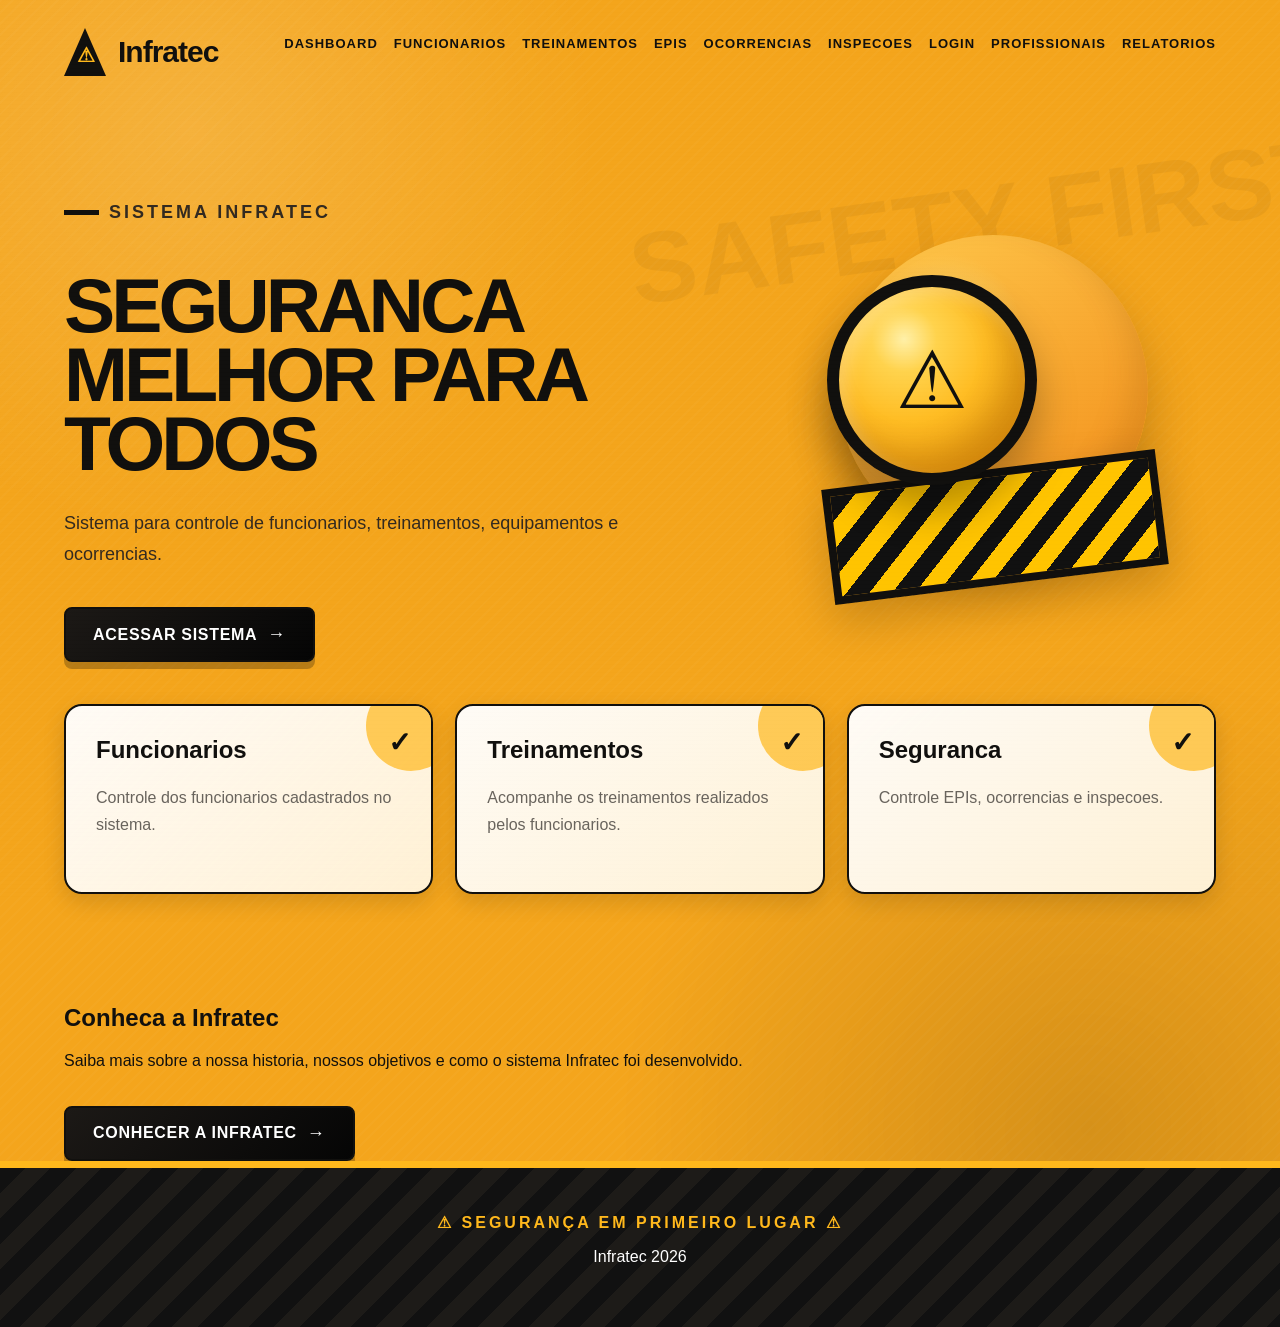
<file: aaaa/front_end/index.html>
<!DOCTYPE html>
<html lang="pt-br">
<head>
    <meta charset="UTF-8">
    <meta name="viewport" content="width=device-width, initial-scale=1.0">
    <title>Infratec</title>
    <link rel="stylesheet" href="style.css">
</head>
<body>

    <header>
        <div class="logo">
            Infratec
        </div>

        <nav>
            <a href="dashboard.html">Dashboard</a>
            <a href="funcionarios.html">Funcionarios</a>
            <a href="treinamentos.html">Treinamentos</a>
            <a href="epis.html">EPIs</a>
            <a href="ocorrencias.html">Ocorrencias</a>
            <a href="inspecoes.html">Inspecoes</a>
            <a href="login.html">login</a>
            <a href="profissionais.html">profissionais</a>
            <a href="relatorios.html">relatorios</a>
        </nav>
    </header>

    <main class="home">

        <section class="hero">

            <div class="hero_text">

                <p class="small_title">
                    SISTEMA INFRATEC
                </p>

                <h1>
                    Seguranca melhor
                    para todos
                </h1>

                <p>
                    Sistema para controle de funcionarios,
                    treinamentos, equipamentos e ocorrencias.
                </p>

                <a href="dashboard.html" class="button">
                    Acessar sistema
                </a>

            </div>

            <div class="hero_shape">
                <div class="circle"></div>
                <div class="line"></div>
            </div>

        </section>

        <section class="home_cards">

            <div class="home_card">
                <h2>Funcionarios</h2>
                <p>
                    Controle dos funcionarios cadastrados
                    no sistema.
                </p>
            </div>

            <div class="home_card">
                <h2>Treinamentos</h2>
                <p>
                    Acompanhe os treinamentos realizados
                    pelos funcionarios.
                </p>
            </div>

            <div class="home_card">
                <h2>Seguranca</h2>
                <p>
                    Controle EPIs, ocorrencias e inspecoes.
                </p>
            </div>

        </section>

        <!-- BOTAO SOBRE A INFRATEC -->
        <section class="sobre_inicio">

            <h2>Conheca a Infratec</h2>

            <p>
                Saiba mais sobre a nossa historia, nossos objetivos
                e como o sistema Infratec foi desenvolvido.
            </p>

            <a href="sobre.html" class="button">
                Conhecer a Infratec
            </a>

        </section>

    </main>

    <footer>
        <p>Infratec 2026</p>
    </footer>

</body>
</html>
</file>
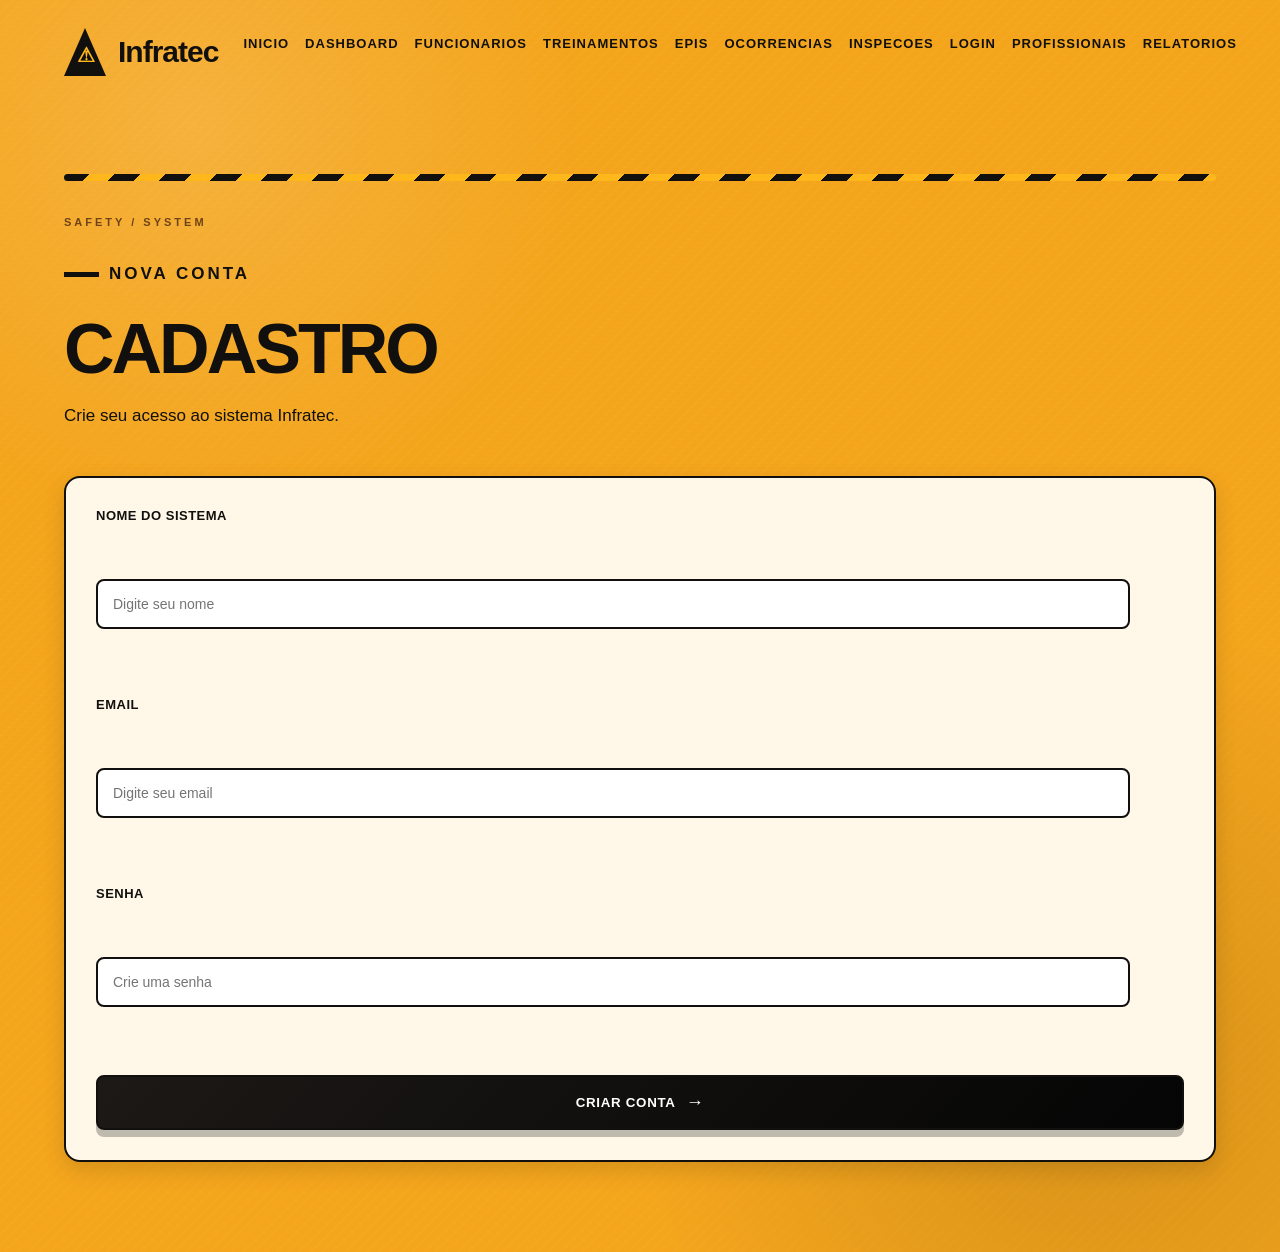
<file: aaaa/front_end/cadastro.html>
<!DOCTYPE html>
<html lang="en">
<head>
    <meta charset="UTF-8">
    <meta name="viewport" content="width=device-width, initial-scale=1.0">
    <title>Cadastro</title>
    <link rel="stylesheet" href="style.css">
</head>
<body>

    <header>

        <div class="logo">
            Infratec
        </div>

        <nav>
            <a href="index.html">Inicio</a>
            <a href="dashboard.html">Dashboard</a>
            <a href="funcionarios.html">Funcionarios</a>
            <a href="treinamentos.html">Treinamentos</a>
            <a href="epis.html">EPIs</a>
            <a href="ocorrencias.html">Ocorrencias</a>
            <a href="inspecoes.html">Inspecoes</a>
            <a href="login.html">login</a>
            <a href="profissionais.html">profissionais</a>
            <a href="relatorios.html">relatorios</a>
        </nav>

    </header>

    <main class="page">

        <section class="page_header">

            <p class="small_title">
                NOVA CONTA
            </p>

            <h1>
                Cadastro
            </h1>

            <p>
                Crie seu acesso ao sistema Infratec.
            </p>

        </section>

        <section class="table_box">

            <form action="/cadastro.html" method="POST">
                <label>Nome do sistema</label>
                <br>
                <input 
                    type="text" 
                    name="nome_sistema" 
                    placeholder="Digite seu nome" 
                    style="width: 95%; padding: 15px; margin-top: 8px; margin-bottom: 20px;" 
                    required>
            
                <br>
            
                <label>Email</label>
                <br>
                <input 
                    type="email" 
                    name="email" 
                    placeholder="Digite seu email" 
                    style="width: 95%; padding: 15px; margin-top: 8px; margin-bottom: 20px;" 
                    required>
            
                <br>
            
                <label>Senha</label>
                <br>
                <input 
                    type="password" 
                    name="senha" 
                    placeholder="Crie uma senha" 
                    style="width: 95%; padding: 15px; margin-top: 8px;" 
                    required>
            
                <br>
            
                <button type="submit" class="button">
                    Criar conta
                </button>
            </form>
            
        </section>

    </main>
    
</body>
</html>
</file>
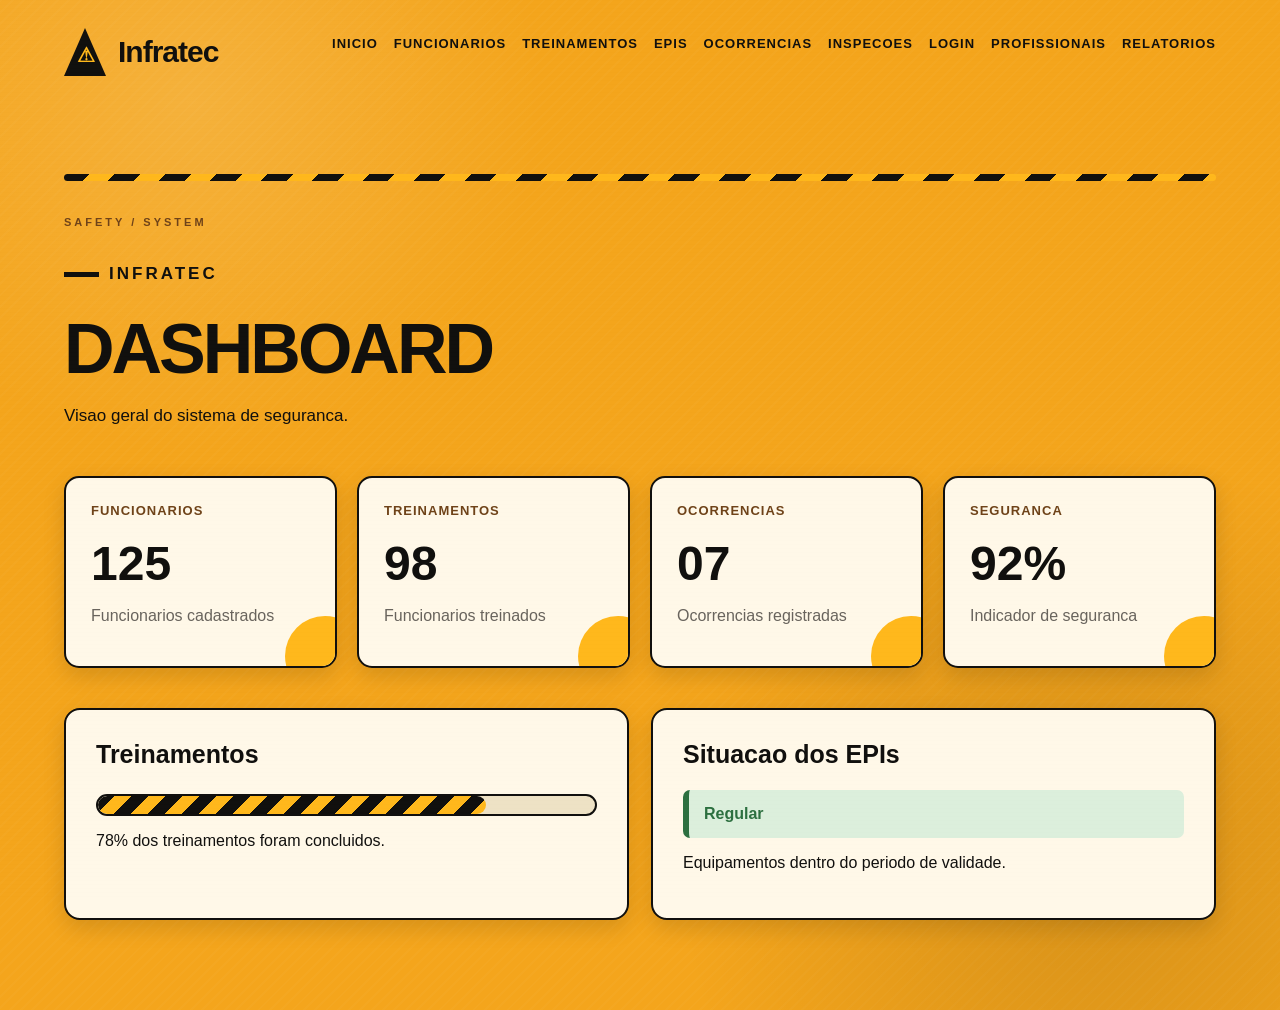
<file: aaaa/front_end/dashboard.html>
<!DOCTYPE html>
<html lang="en">
<head>
    <meta charset="UTF-8">
    <meta name="viewport" content="width=device-width, initial-scale=1.0">
    <title>Dashboard</title>
    <link rel="stylesheet" href="style.css">
</head>
<body>

    <header>

        <div class="logo">
            Infratec
        </div>

        <nav>
            <a href="index.html">Inicio</a>
            <a href="funcionarios.html">Funcionarios</a>
            <a href="treinamentos.html">Treinamentos</a>
            <a href="epis.html">EPIs</a>
            <a href="ocorrencias.html">Ocorrencias</a>
            <a href="inspecoes.html">Inspecoes</a>
            <a href="login.html">login</a>
            <a href="profissionais.html">profissionais</a>
            <a href="relatorios.html">relatorios</a>
        </nav>

    </header>

    <main class="dashboard">

        <section class="page_header">

            <p class="small_title">
                INFRATEC
            </p>

            <h1>
                Dashboard
            </h1>

            <p>
                Visao geral do sistema de seguranca.
            </p>

        </section>

        <section class="dashboard_cards">

            <div class="dashboard_card">

                <span>
                    Funcionarios
                </span>

                <strong>
                    125
                </strong>

                <p>
                    Funcionarios cadastrados
                </p>

            </div>

            <div class="dashboard_card">

                <span>
                    Treinamentos
                </span>

                <strong>
                    98
                </strong>

                <p>
                    Funcionarios treinados
                </p>

            </div>

            <div class="dashboard_card">

                <span>
                    Ocorrencias
                </span>

                <strong>
                    07
                </strong>

                <p>
                    Ocorrencias registradas
                </p>

            </div>

            <div class="dashboard_card">

                <span>
                    Seguranca
                </span>

                <strong>
                    92%
                </strong>

                <p>
                    Indicador de seguranca
                </p>

            </div>

        </section>

        <section class="dashboard_content">

            <div class="content_box">

                <h2>
                    Treinamentos
                </h2>

                <div class="progress">

                    <div class="progress_bar"></div>

                </div>

                <p>
                    78% dos treinamentos foram concluidos.
                </p>

            </div>

            <div class="content_box">

                <h2>
                    Situacao dos EPIs
                </h2>

                <div class="status_box">
                    Regular
                </div>

                <p>
                    Equipamentos dentro do periodo de validade.
                </p>

            </div>

        </section>

    </main>
</body>
</html>
</file>
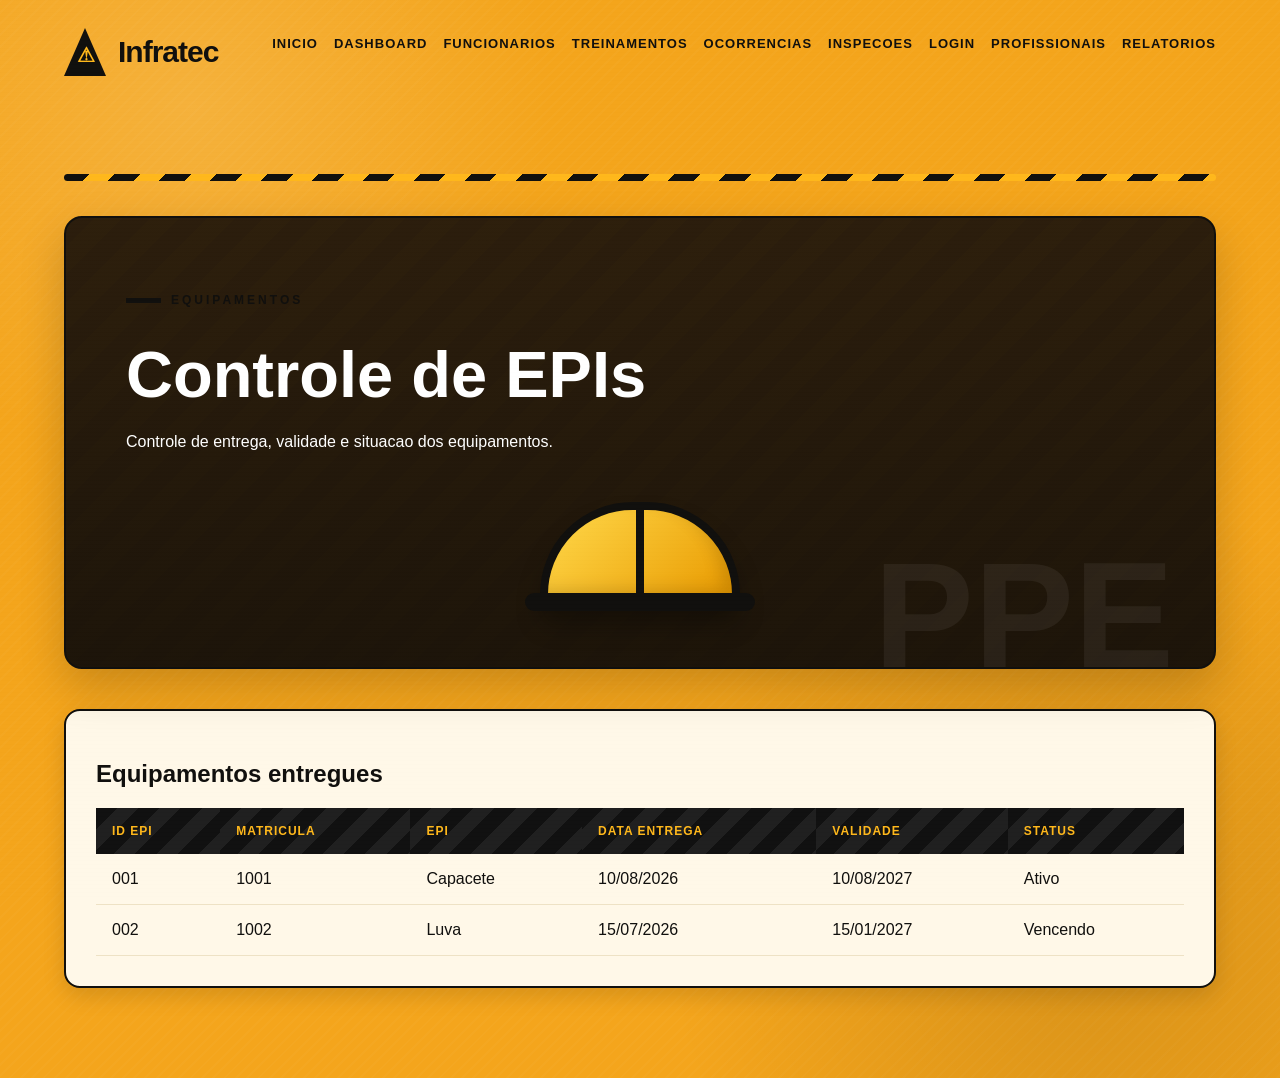
<file: aaaa/front_end/epis.html>
<!DOCTYPE html>
<html lang="en">
<head>
    <meta charset="UTF-8">
    <meta name="viewport" content="width=device-width, initial-scale=1.0">
    <title>EPIs</title>
    <link rel="stylesheet" href="style.css">
</head>
<body>

    <header>
        <div class="logo">
            Infratec
        </div>

        <nav>
            <a href="index.html">Inicio</a>
            <a href="dashboard.html">Dashboard</a>
            <a href="funcionarios.html">Funcionarios</a>
            <a href="treinamentos.html">Treinamentos</a>
            <a href="ocorrencias.html">Ocorrencias</a>
            <a href="inspecoes.html">Inspecoes</a>
            <a href="login.html">login</a>
            <a href="profissionais.html">profissionais</a>
            <a href="relatorios.html">relatorios</a>
        </nav>
    </header>

    <main class="epi_page">

        <section class="epi_header">

            <div>

                <p class="small_title">
                    EQUIPAMENTOS
                </p>

                <h1>
                    Controle de EPIs
                </h1>

                <p>
                    Controle de entrega, validade e
                    situacao dos equipamentos.
                </p>

            </div>

            <div class="epi_shape">
                <div class="helmet_shape"></div>
            </div>

        </section>

        <section class="table_box">

            <h2>
                Equipamentos entregues
            </h2>

            <table>

                <thead>
                    <tr>
                        <th>ID EPI</th>
                        <th>Matricula</th>
                        <th>EPI</th>
                        <th>Data entrega</th>
                        <th>Validade</th>
                        <th>Status</th>
                    </tr>
                </thead>

                <tbody>

                    <tr>
                        <td>001</td>
                        <td>1001</td>
                        <td>Capacete</td>
                        <td>10/08/2026</td>
                        <td>10/08/2027</td>
                        <td>Ativo</td>
                    </tr>

                    <tr>
                        <td>002</td>
                        <td>1002</td>
                        <td>Luva</td>
                        <td>15/07/2026</td>
                        <td>15/01/2027</td>
                        <td>Vencendo</td>
                    </tr>

                </tbody>

            </table>

        </section>

    </main>
</body>
</html>
</file>
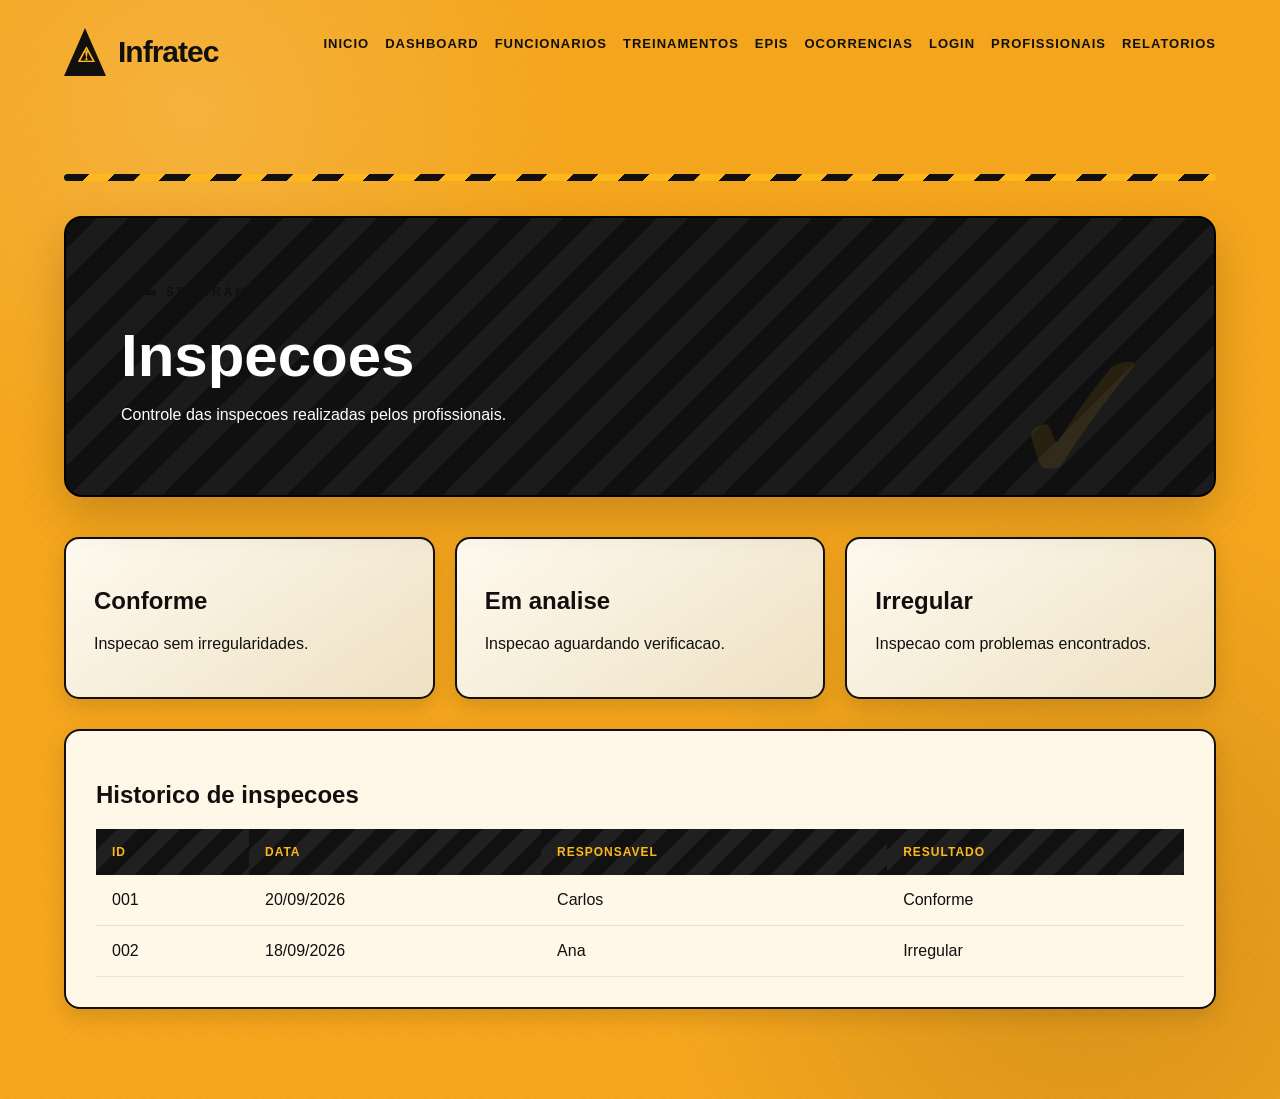
<file: aaaa/front_end/inspecoes.html>
<!DOCTYPE html>
<html lang="en">
<head>
    <meta charset="UTF-8">
    <meta name="viewport" content="width=device-width, initial-scale=1.0">
    <title>Inspecoes</title>
    <link rel="stylesheet" href="style.css">
</head>
<body>

    <header>
        <div class="logo">
            Infratec
        </div>

        <nav>
            <a href="index.html">Inicio</a>
            <a href="dashboard.html">Dashboard</a>
            <a href="funcionarios.html">Funcionarios</a>
            <a href="treinamentos.html">Treinamentos</a>
            <a href="epis.html">EPIs</a>
            <a href="ocorrencias.html">Ocorrencias</a>
            <a href="login.html">login</a>
            <a href="profissionais.html">profissionais</a>
            <a href="relatorios.html">relatorios</a>
        </nav>
    </header>

    <main class="inspection_page">

        <section class="inspection_title">

            <p class="small_title">
                SEGURANCA
            </p>

            <h1>
                Inspecoes
            </h1>

            <p>
                Controle das inspecoes realizadas
                pelos profissionais.
            </p>

        </section>

        <section class="inspection_cards">

            <div class="inspection_card">
                <h2>Conforme</h2>
                <p>
                    Inspecao sem irregularidades.
                </p>
            </div>

            <div class="inspection_card">
                <h2>Em analise</h2>
                <p>
                    Inspecao aguardando verificacao.
                </p>
            </div>

            <div class="inspection_card">
                <h2>Irregular</h2>
                <p>
                    Inspecao com problemas encontrados.
                </p>
            </div>

        </section>

        <section class="table_box">

            <h2>
                Historico de inspecoes
            </h2>

            <table>

                <thead>
                    <tr>
                        <th>ID</th>
                        <th>Data</th>
                        <th>Responsavel</th>
                        <th>Resultado</th>
                    </tr>
                </thead>

                <tbody>

                    <tr>
                        <td>001</td>
                        <td>20/09/2026</td>
                        <td>Carlos</td>
                        <td>Conforme</td>
                    </tr>

                    <tr>
                        <td>002</td>
                        <td>18/09/2026</td>
                        <td>Ana</td>
                        <td>Irregular</td>
                    </tr>

                </tbody>

            </table>

        </section>

    </main>
</body>
</html>
</file>
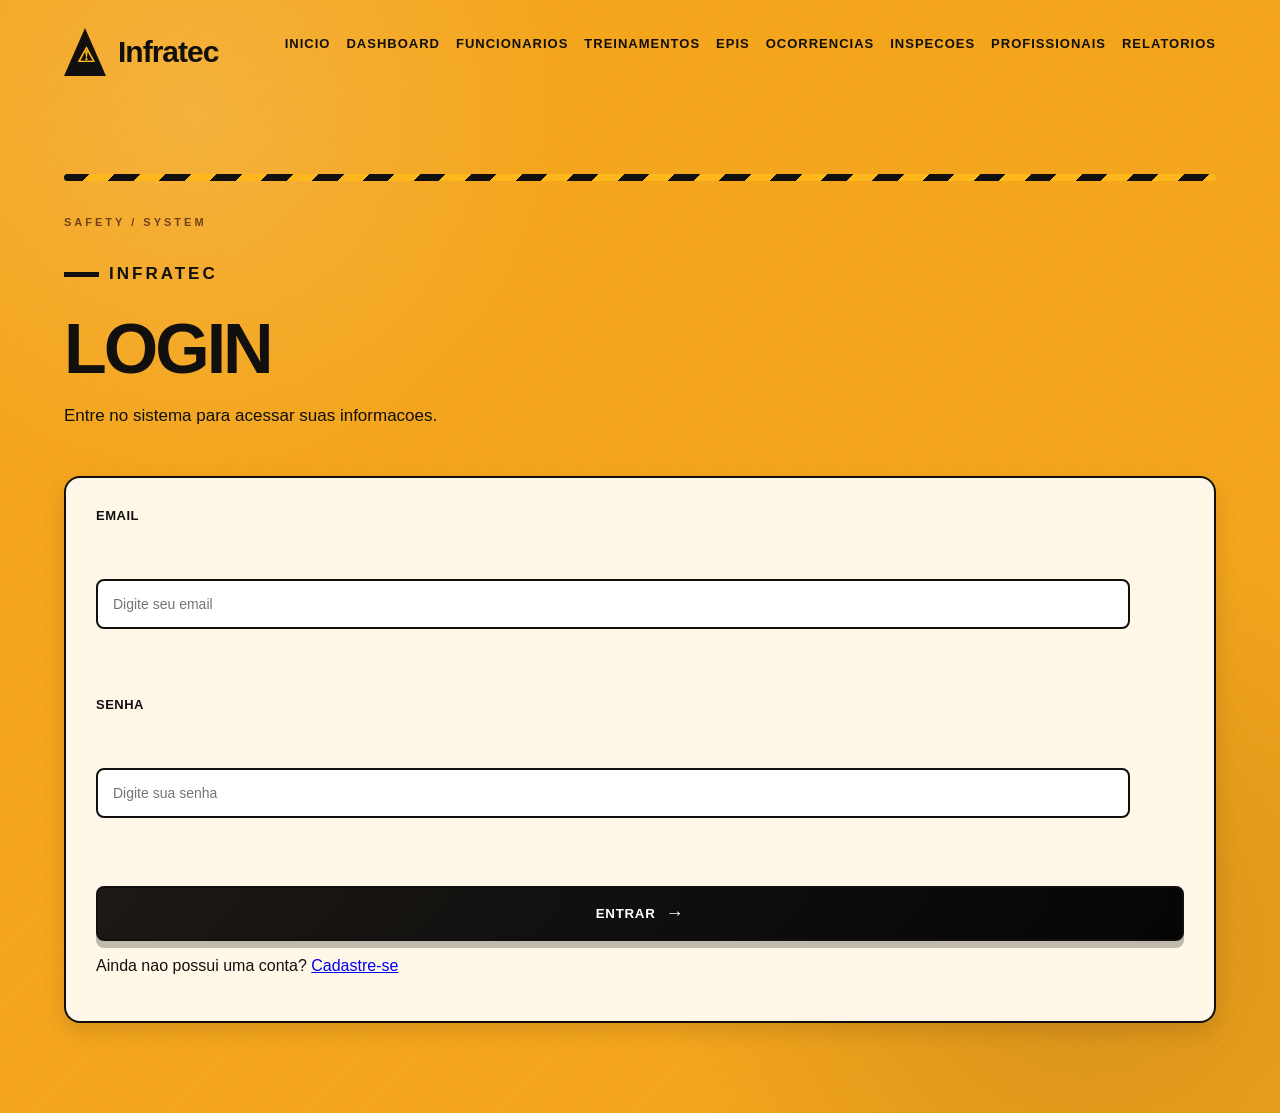
<file: aaaa/front_end/login.html>
<!DOCTYPE html>
<html lang="en">
<head>
    <meta charset="UTF-8">
    <meta name="viewport" content="width=device-width, initial-scale=1.0">
    <title>Login</title>
    <link rel="stylesheet" href="style.css">
</head>
<body>

    <header>

        <div class="logo">
            Infratec
        </div>

        <nav>
            <a href="index.html">Inicio</a>
            <a href="dashboard.html">Dashboard</a>
            <a href="funcionarios.html">Funcionarios</a>
            <a href="treinamentos.html">Treinamentos</a>
            <a href="epis.html">EPIs</a>
            <a href="ocorrencias.html">Ocorrencias</a>
            <a href="inspecoes.html">Inspecoes</a>
            <a href="profissionais.html">profissionais</a>
            <a href="relatorios.html">relatorios</a>
        </nav>

    </header>

    <main class="page">

        <section class="page_header">

            <p class="small_title">
                INFRATEC
            </p>

            <h1>
                Login
            </h1>

            <p>
                Entre no sistema para acessar
                suas informacoes.
            </p>

        </section>

        <section class="table_box">

            <form action="/login.html" method="POST">
                <label>Email</label>
                <br>
                <input 
                    type="email" 
                    name="email" 
                    placeholder="Digite seu email" 
                    style="width: 95%; padding: 15px; margin-top: 8px; margin-bottom: 20px;" 
                    required>
            
                <br>
            
                <label>Senha</label>
                <br>
                <input 
                    type="password" 
                    name="senha" 
                    placeholder="Digite sua senha" 
                    style="width: 95%; padding: 15px; margin-top: 8px;" 
                    required>
            
                <br>
            
                <button type="submit" class="button">
                    Entrar
                </button>
            </form>
            
            <p>
                Ainda nao possui uma conta?
                <a href="cadastro.html">
                    Cadastre-se
                </a>
            </p>

        </section>
    
    </main>
</body>
</html>
</file>
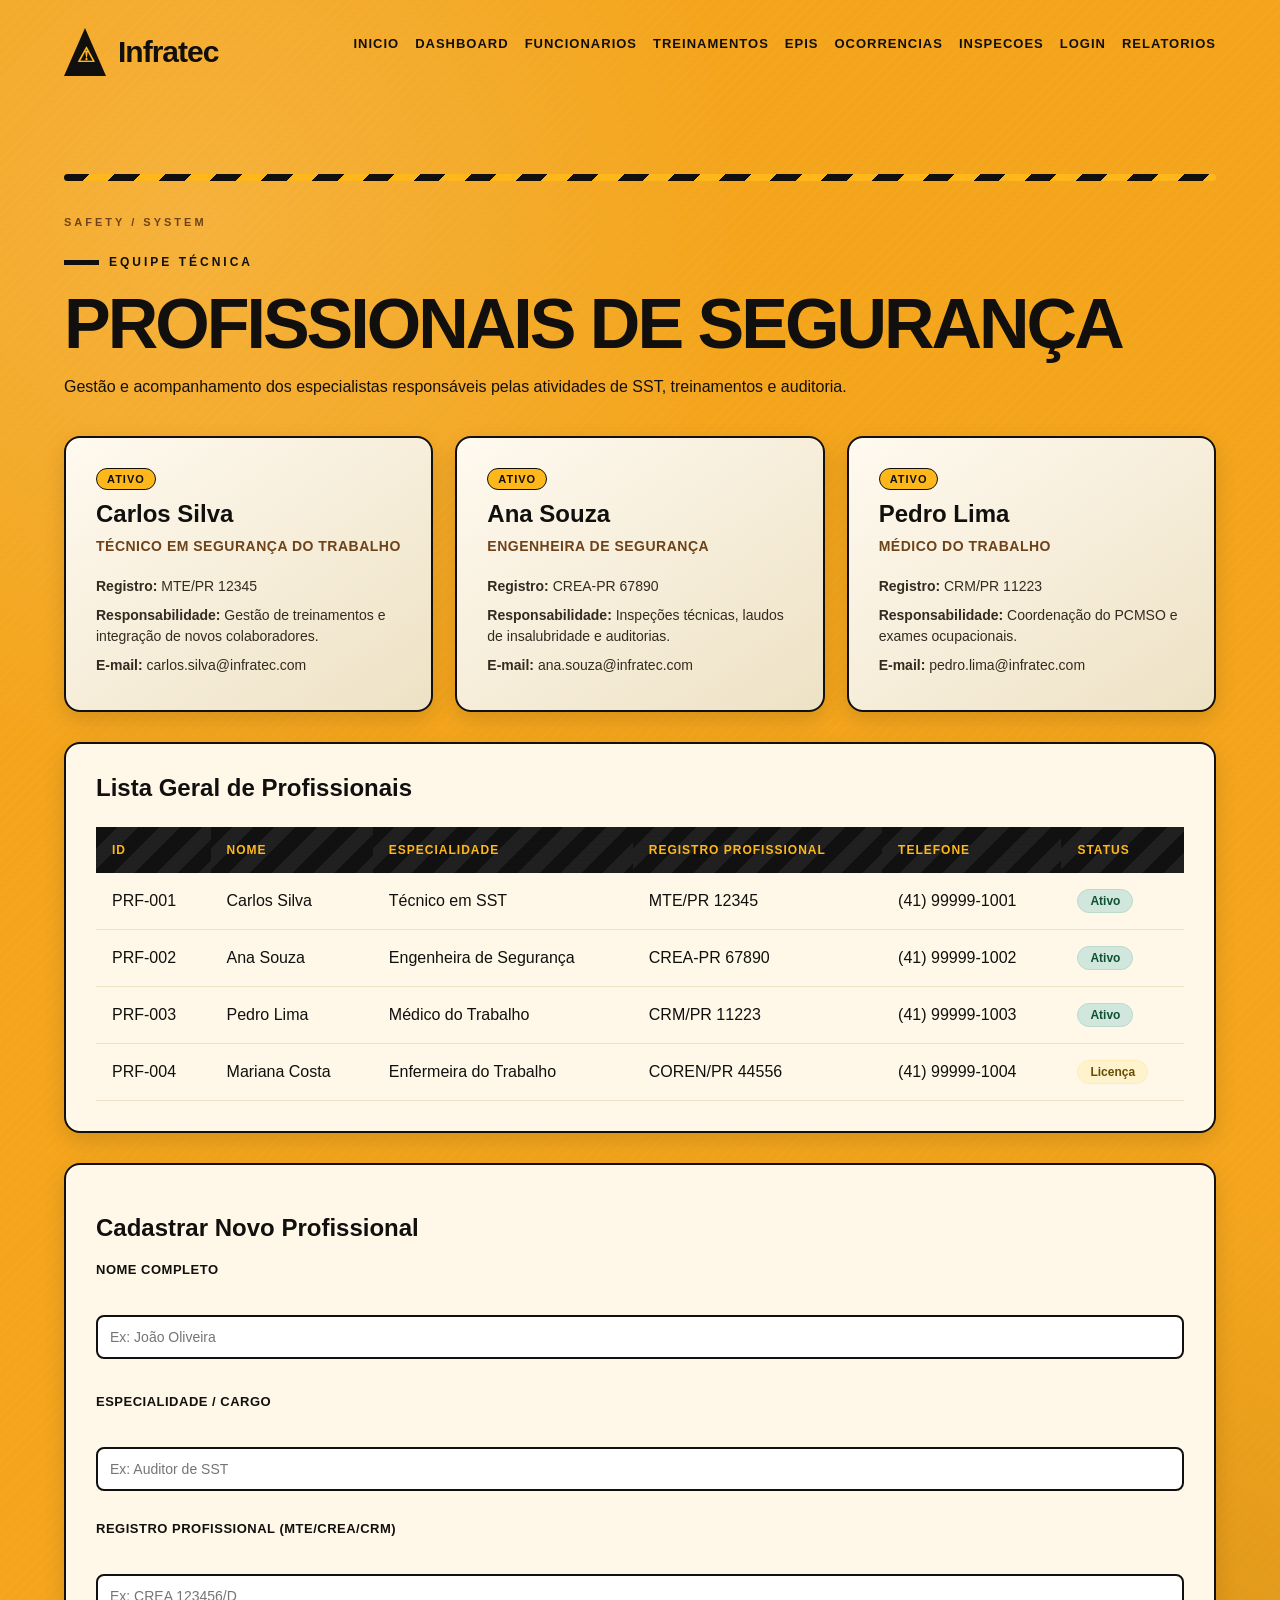
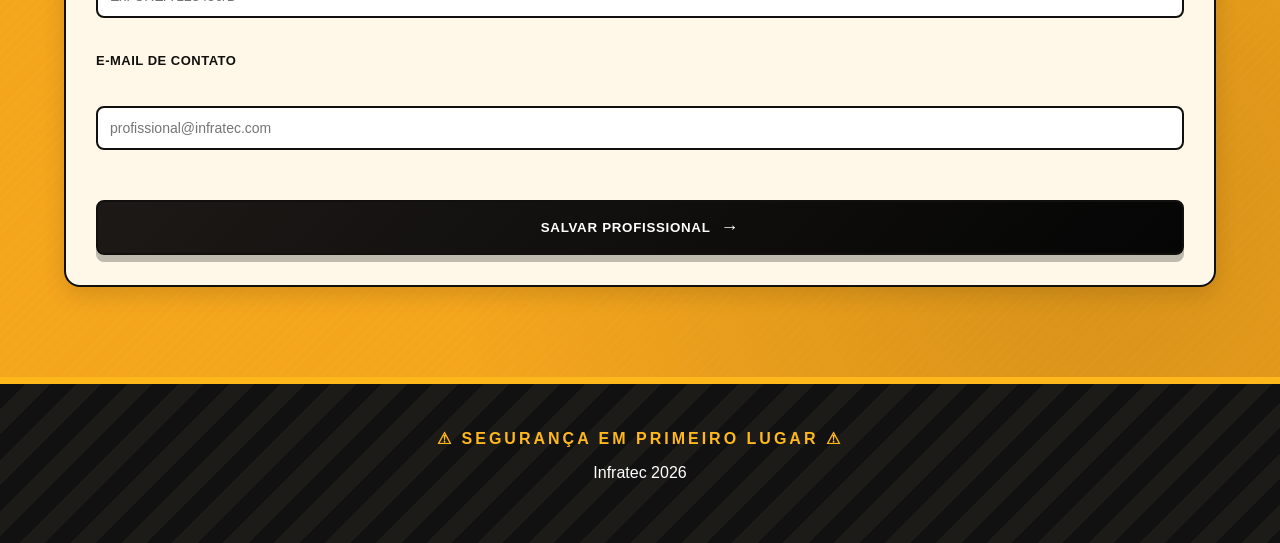
<file: aaaa/front_end/profissionais.html>
<!DOCTYPE html>
<html lang="pt-br">
<head>
    <meta charset="UTF-8">
    <meta name="viewport" content="width=device-width, initial-scale=1.0">
    <title>Profissionais - Infratec</title>
    <link rel="stylesheet" href="style.css">
</head>
<body>

    <header>
        <div class="logo">
            Infratec
        </div>

        <nav>
            <a href="index.html">Inicio</a>
            <a href="dashboard.html">Dashboard</a>
            <a href="funcionarios.html">Funcionarios</a>
            <a href="treinamentos.html">Treinamentos</a>
            <a href="epis.html">EPIs</a>
            <a href="ocorrencias.html">Ocorrencias</a>
            <a href="inspecoes.html">Inspecoes</a>
            <a href="login.html">Login</a>
            <a href="relatorios.html">Relatorios</a>
        </nav>
    </header>

    <main class="professional_page">

        <section class="professional_title">
            <p class="small_title">
                EQUIPE TÉCNICA
            </p>

            <h1>
                Profissionais de Segurança
            </h1>

            <p>
                Gestão e acompanhamento dos especialistas responsáveis pelas atividades de SST, treinamentos e auditoria.
            </p>
        </section>

        <!-- Destaques dos Responsáveis -->
        <section class="professional_cards">

            <div class="professional_card">
                <span class="badge">Ativo</span>
                <h2>Carlos Silva</h2>
                <p class="role">Técnico em Segurança do Trabalho</p>
                <p><strong>Registro:</strong> MTE/PR 12345</p>
                <p><strong>Responsabilidade:</strong> Gestão de treinamentos e integração de novos colaboradores.</p>
                <p><strong>E-mail:</strong> carlos.silva@infratec.com</p>
            </div>

            <div class="professional_card">
                <span class="badge">Ativo</span>
                <h2>Ana Souza</h2>
                <p class="role">Engenheira de Segurança</p>
                <p><strong>Registro:</strong> CREA-PR 67890</p>
                <p><strong>Responsabilidade:</strong> Inspeções técnicas, laudos de insalubridade e auditorias.</p>
                <p><strong>E-mail:</strong> ana.souza@infratec.com</p>
            </div>

            <div class="professional_card">
                <span class="badge">Ativo</span>
                <h2>Pedro Lima</h2>
                <p class="role">Médico do Trabalho</p>
                <p><strong>Registro:</strong> CRM/PR 11223</p>
                <p><strong>Responsabilidade:</strong> Coordenação do PCMSO e exames ocupacionais.</p>
                <p><strong>E-mail:</strong> pedro.lima@infratec.com</p>
            </div>

        </section>

        <!-- Tabela Completa de Cadastro -->
        <section class="table_box">
            <div class="table_header">
                <h2>Lista Geral de Profissionais</h2>
            </div>

            <table>
                <thead>
                    <tr>
                        <th>ID</th>
                        <th>Nome</th>
                        <th>Especialidade</th>
                        <th>Registro Profissional</th>
                        <th>Telefone</th>
                        <th>Status</th>
                    </tr>
                </thead>
                <tbody>
                    <tr>
                        <td>PRF-001</td>
                        <td>Carlos Silva</td>
                        <td>Técnico em SST</td>
                        <td>MTE/PR 12345</td>
                        <td>(41) 99999-1001</td>
                        <td><span class="status_active">Ativo</span></td>
                    </tr>
                    <tr>
                        <td>PRF-002</td>
                        <td>Ana Souza</td>
                        <td>Engenheira de Segurança</td>
                        <td>CREA-PR 67890</td>
                        <td>(41) 99999-1002</td>
                        <td><span class="status_active">Ativo</span></td>
                    </tr>
                    <tr>
                        <td>PRF-003</td>
                        <td>Pedro Lima</td>
                        <td>Médico do Trabalho</td>
                        <td>CRM/PR 11223</td>
                        <td>(41) 99999-1003</td>
                        <td><span class="status_active">Ativo</span></td>
                    </tr>
                    <tr>
                        <td>PRF-004</td>
                        <td>Mariana Costa</td>
                        <td>Enfermeira do Trabalho</td>
                        <td>COREN/PR 44556</td>
                        <td>(41) 99999-1004</td>
                        <td><span class="status_inactive">Licença</span></td>
                    </tr>
                </tbody>
            </table>
        </section>

        <!-- Formulário para Cadastro de Novos Profissionais -->
        <section class="table_box">
            <h2>Cadastrar Novo Profissional</h2>
            <form>
                <div style="display: flex; gap: 20px; flex-wrap: wrap;">
                    <div style="flex: 1; min-width: 250px;">
                        <label>Nome Completo</label><br>
                        <input type="text" name="nome_profissional" placeholder="Ex: João Oliveira" style="width: 100%; padding: 12px; margin-top: 8px; margin-bottom: 15px;">
                    </div>
                    <div style="flex: 1; min-width: 250px;">
                        <label>Especialidade / Cargo</label><br>
                        <input type="text" name="cargo" placeholder="Ex: Auditor de SST" style="width: 100%; padding: 12px; margin-top: 8px; margin-bottom: 15px;">
                    </div>
                </div>

                <div style="display: flex; gap: 20px; flex-wrap: wrap;">
                    <div style="flex: 1; min-width: 250px;">
                        <label>Registro Profissional (MTE/CREA/CRM)</label><br>
                        <input type="text" name="registro" placeholder="Ex: CREA 123456/D" style="width: 100%; padding: 12px; margin-top: 8px; margin-bottom: 15px;">
                    </div>
                    <div style="flex: 1; min-width: 250px;">
                        <label>E-mail de Contato</label><br>
                        <input type="email" name="email" placeholder="profissional@infratec.com" style="width: 100%; padding: 12px; margin-top: 8px; margin-bottom: 15px;">
                    </div>
                </div>

                <button type="submit" class="button">Salvar Profissional</button>
            </form>
        </section>

    </main>

    <footer>
        <p>Infratec 2026</p>
    </footer>
</body>
</html>
</file>
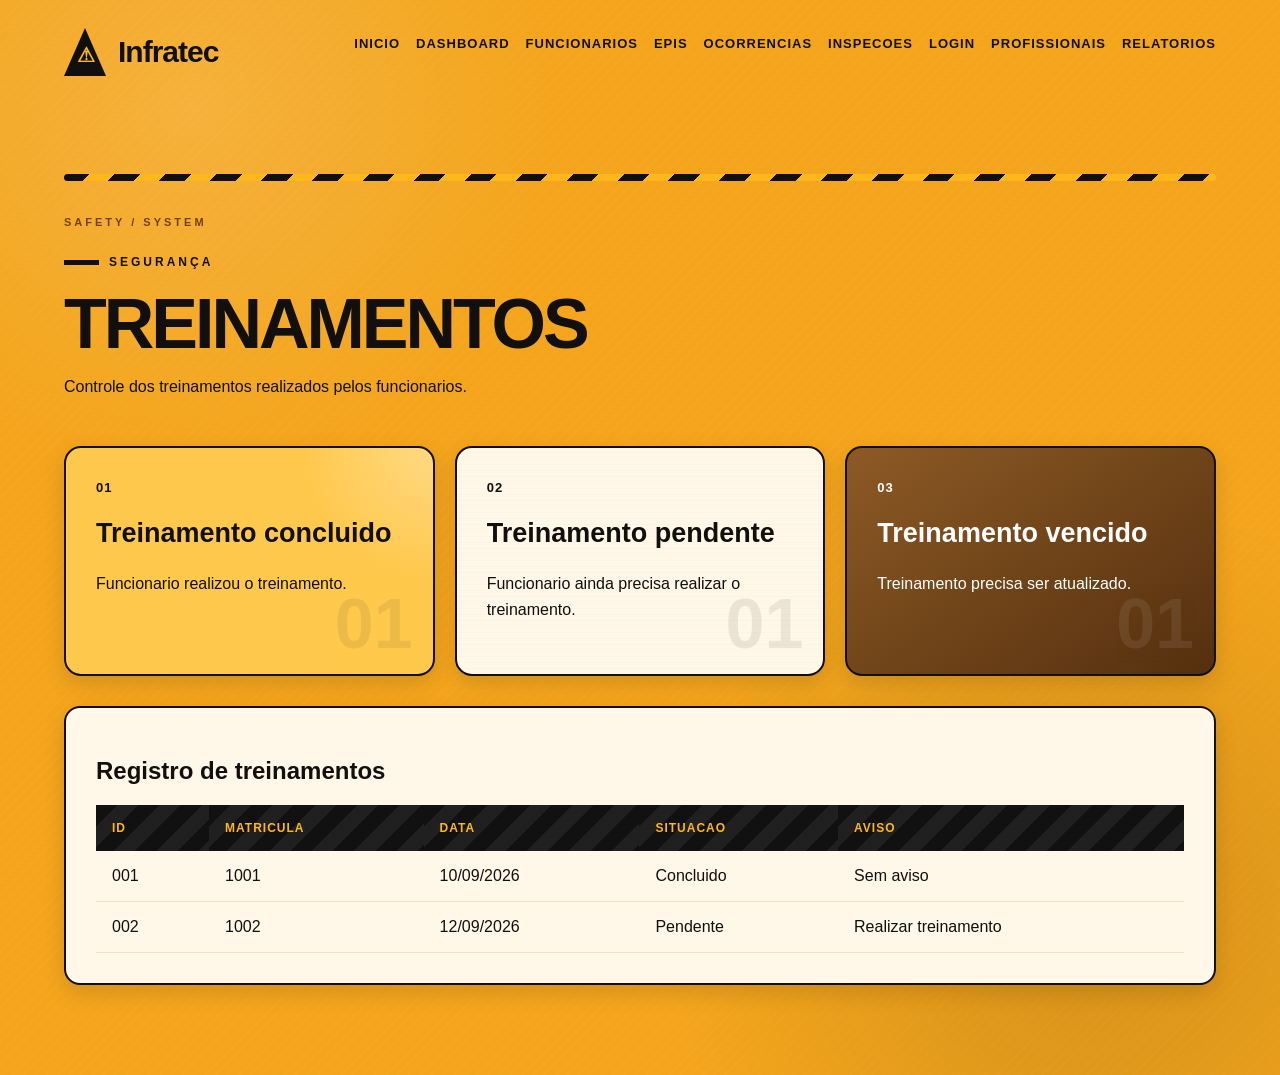
<file: aaaa/front_end/treinamentos.html>
<!DOCTYPE html>
<html lang="en">
<head>
    <meta charset="UTF-8">
    <meta name="viewport" content="width=device-width, initial-scale=1.0">
    <title>Treinamentos</title>
    <link rel="stylesheet" href="style.css">
</head>
<body>

    <header>
        <div class="logo">
            Infratec
        </div>

        <nav>
            <a href="index.html">Inicio</a>
            <a href="dashboard.html">Dashboard</a>
            <a href="funcionarios.html">Funcionarios</a>
            <a href="epis.html">EPIs</a>
            <a href="ocorrencias.html">Ocorrencias</a>
            <a href="inspecoes.html">Inspecoes</a>
            <a href="login.html">login</a>
            <a href="profissionais.html">profissionais</a>
            <a href="relatorios.html">relatorios</a>
        </nav>
    </header>

    <main class="training_page">

        <section class="training_intro">

            <p class="small_title">
                SEGURANÇA
            </p>

            <h1>
                Treinamentos
            </h1>

            <p>
                Controle dos treinamentos realizados
                pelos funcionarios.
            </p>

        </section>

        <section class="training_cards">

            <div class="training_card orange_card">

                <span>01</span>

                <h2>
                    Treinamento concluido
                </h2>

                <p>
                    Funcionario realizou o treinamento.
                </p>

            </div>

            <div class="training_card cream_card">

                <span>02</span>

                <h2>
                    Treinamento pendente
                </h2>

                <p>
                    Funcionario ainda precisa realizar
                    o treinamento.
                </p>

            </div>

            <div class="training_card brown_card">

                <span>03</span>

                <h2>
                    Treinamento vencido
                </h2>

                <p>
                    Treinamento precisa ser atualizado.
                </p>

            </div>

        </section>

        <section class="table_box">

            <h2>
                Registro de treinamentos
            </h2>

            <table>

                <thead>
                    <tr>
                        <th>ID</th>
                        <th>Matricula</th>
                        <th>Data</th>
                        <th>Situacao</th>
                        <th>Aviso</th>
                    </tr>
                </thead>

                <tbody>

                    <tr>
                        <td>001</td>
                        <td>1001</td>
                        <td>10/09/2026</td>
                        <td>Concluido</td>
                        <td>Sem aviso</td>
                    </tr>

                    <tr>
                        <td>002</td>
                        <td>1002</td>
                        <td>12/09/2026</td>
                        <td>Pendente</td>
                        <td>Realizar treinamento</td>
                    </tr>

                </tbody>

            </table>

        </section>

    </main>
    
</body>
</html>
</file>
<file: aaaa/front_end/style.css>
/* =========================================================
 SEGURANÇA NO TRABALHO — INDUSTRIAL / MODERN UI
 ========================================================= */

 :root {
    --black: #11100e;
    --black-soft: #1b1916;
    --yellow: #ffb81c;
    --yellow-dark: #d88d00;
    --orange: #f28c18;
    --orange-light: #ffc94d;
    --cream: #fff8e8;
    --cream-dark: #eee2c5;
    --brown: #6f4319;
    --brown-light: #936027;
    --gray: #69645d;
    --gray-light: #d8d2c5;
    --red: #b9362c;
    --green: #2d7040;
    --white: #ffffff;
    --shadow: 0 18px 45px rgba(0, 0, 0, 0.18);
    --shadow-small: 0 8px 22px rgba(0, 0, 0, 0.13);
    --radius: 18px;
  }
  
  /* =========================================================
   RESET
   ========================================================= */
  
  * {
    box-sizing: border-box;
  }
  
  html {
    scroll-behavior: smooth;
  }
  
  body {
    margin: 0;
    padding: 0;
    background:
      radial-gradient(circle at 15% 10%, rgba(255,255,255,.14), transparent 25%),
      radial-gradient(circle at 85% 85%, rgba(0,0,0,.12), transparent 30%),
      repeating-linear-gradient(
        135deg,
        rgba(255,255,255,.025) 0px,
        rgba(255,255,255,.025) 2px,
        transparent 2px,
        transparent 8px
      ),
      #f4a51c;
    color: var(--black);
    font-family: Arial, Helvetica, sans-serif;
    overflow-x: hidden;
  }
  
  /* textura geral */
  body::before {
    content: "";
    position: fixed;
    inset: 0;
    pointer-events: none;
    opacity: .18;
    z-index: 999;
    background:
      repeating-linear-gradient(
        0deg,
        transparent 0px,
        transparent 3px,
        rgba(0,0,0,.035) 4px
      );
  }
  
  /* =========================================================
   HEADER
   ========================================================= */
  
  header {
    width: 90%;
    max-width: 1400px;
    margin: auto;
    padding: 28px 0;
    position: relative;
    z-index: 10;
    display: flex;
    align-items: flex-start;
    justify-content: space-between;
    gap: 25px;
  }
  
  .logo {
    display: inline-flex;
    align-items: center;
    gap: 12px;
    font-size: 30px;
    font-weight: 900;
    letter-spacing: -1px;
    color: var(--black);
  }
  
  .logo::before {
    content: "⚠";
    display: inline-flex;
    justify-content: center;
    align-items: center;
    width: 42px;
    height: 42px;
    background: var(--black);
    color: var(--yellow);
    clip-path: polygon(50% 0%, 100% 100%, 0% 100%);
    font-size: 20px;
    padding-top: 6px;
  }
  
  nav {
    display: flex;
    align-items: center;
    justify-content: flex-end;
    flex-wrap: nowrap;
    gap: 16px;
    padding-top: 8px;
  }
  
  nav a {
    color: var(--black);
    text-decoration: none;
    margin-left: 0;
    font-size: 13px;
    font-weight: 800;
    text-transform: uppercase;
    letter-spacing: 1px;
    position: relative;
    transition: .25s ease;
    white-space: nowrap;
  }
  
  nav a::after {
    content: "";
    position: absolute;
    left: 0;
    bottom: -8px;
    width: 0;
    height: 3px;
    background: var(--black);
    transition: .25s ease;
  }
  
  nav a:hover {
    color: var(--white);
  }
  
  nav a:hover::after {
    width: 100%;
  }
  
  /* =========================================================
   BOTÕES
   ========================================================= */
  
  .button {
    display: inline-flex;
    align-items: center;
    justify-content: center;
    gap: 10px;
    background: linear-gradient(135deg, #1c1916, #050505);
    color: white;
    padding: 15px 27px;
    text-decoration: none;
    border: 2px solid var(--black);
    border-radius: 8px;
    margin-top: 20px;
    font-weight: 800;
    text-transform: uppercase;
    letter-spacing: .7px;
    cursor: pointer;
    box-shadow: 0 7px 0 rgba(0,0,0,.25);
    transition: .2s ease;
  }
  
  .button::after {
    content: "→";
    font-size: 18px;
  }
  
  .button:hover {
    transform: translateY(-3px);
    box-shadow: 0 11px 0 rgba(0,0,0,.25);
    background: var(--yellow);
    color: var(--black);
  }
  
  /* =========================================================
   HOME / HERO
   ========================================================= */
  
  .home {
    width: 90%;
    max-width: 1400px;
    margin: auto;
  }
  
  .hero {
    min-height: 570px;
    padding-top: 75px;
    position: relative;
  }
  
  .hero::before {
    content: "SAFETY FIRST";
    position: absolute;
    right: -120px;
    top: 60px;
    font-size: 100px;
    font-weight: 900;
    color: rgba(0,0,0,.045);
    transform: rotate(-8deg);
    pointer-events: none;
  }
  
  .hero_text {
    width: 55%;
    display: inline-block;
    position: relative;
    z-index: 2;
  }
  
  .small_title {
    display: inline-flex;
    align-items: center;
    gap: 10px;
    font-size: 12px;
    font-weight: 900;
    letter-spacing: 3px;
    color: var(--black);
    text-transform: uppercase;
  }
  
  .small_title::before {
    content: "";
    width: 35px;
    height: 5px;
    background: var(--black);
  }
  
  .hero h1 {
    font-size: clamp(48px, 6vw, 82px);
    line-height: .9;
    letter-spacing: -4px;
    margin-top: 25px;
    margin-bottom: 30px;
    text-transform: uppercase;
  }
  
  .hero h1 span {
    color: var(--brown);
  }
  
  .hero_text p {
    max-width: 650px;
    font-size: 18px;
    line-height: 1.7;
    color: #332a20;
  }
  
  .hero_shape {
    width: 40%;
    height: 440px;
    display: inline-block;
    position: relative;
  }
  
  /* =========================================================
   ELEMENTO VISUAL DO HERO
   ========================================================= */
  
  .hero_shape::before {
    content: "";
    position: absolute;
    width: 310px;
    height: 310px;
    right: 15px;
    top: 35px;
    border-radius: 50%;
    background:
      radial-gradient(circle at 35% 30%, #ffd96d, transparent 25%),
      linear-gradient(145deg, var(--orange-light), var(--orange));
    box-shadow:
      0 30px 50px rgba(75,40,0,.3),
      inset -15px -18px 30px rgba(110,60,0,.15);
  }
  
  .hero_shape::after {
    content: "";
    position: absolute;
    width: 320px;
    height: 100px;
    right: 0;
    bottom: 55px;
    background:
      repeating-linear-gradient(
        135deg,
        #111 0,
        #111 18px,
        #ffc400 18px,
        #ffc400 36px
      );
    border: 8px solid var(--black);
    transform: rotate(-7deg);
    box-shadow: var(--shadow);
  }
  
  .circle {
    width: 210px;
    height: 210px;
    background:
      radial-gradient(
        circle at 35% 28%,
        #fff0a8 0%,
        #ffd34d 18%,
        #ffbd24 45%,
        #df8500 100%
      );
    border-radius: 50%;
    margin: 75px auto;
    position: relative;
    z-index: 2;
    border: 12px solid var(--black);
    box-shadow:
      0 25px 40px rgba(0, 0, 0, .28),
      inset -18px -20px 30px rgba(100, 50, 0, .18),
      inset 8px 8px 15px rgba(255,255,255,.25);
  }
  
  .circle::before {
    content: "⚠";
    position: absolute;
    left: 50%;
    top: 50%;
    transform: translate(-50%, -50%);
    font-size: 80px;
    color: var(--black);
  }
  
  .line {
    display: none;
  }
  
  /* =========================================================
   CARDS HOME
   ========================================================= */
  
  .home_cards {
    padding-top: 30px;
    padding-bottom: 90px;
    display: flex;
    flex-wrap: wrap;
    gap: 22px;
  }
  
  .home_card {
    flex: 1 1 250px;
    width: auto;
    display: block;
    background:
      linear-gradient(
        145deg,
        rgba(255,255,255,.96),
        rgba(255,244,220,.96)
      );
    border: 2px solid var(--black);
    border-radius: var(--radius);
    padding: 30px;
    margin-right: 0;
    min-height: 190px;
    position: relative;
    overflow: hidden;
    box-shadow: var(--shadow-small);
    transition: .3s ease;
  }
  
  .home_card::before {
    content: "";
    position: absolute;
    width: 90px;
    height: 90px;
    right: -25px;
    top: -25px;
    background: var(--yellow);
    border-radius: 50%;
    opacity: .7;
  }
  
  .home_card::after {
    content: "✓";
    position: absolute;
    right: 20px;
    top: 20px;
    font-size: 28px;
    font-weight: 900;
    color: var(--black);
  }
  
  .home_card:hover {
    transform: translateY(-8px);
    box-shadow: 0 25px 45px rgba(0,0,0,.2);
  }
  
  .home_card h2 {
    font-size: 24px;
    margin-top: 0;
    position: relative;
    z-index: 2;
  }
  
  .home_card p {
    line-height: 1.7;
    color: var(--gray);
  }
  
  /* =========================================================
   FOOTER
   ========================================================= */
  
  footer {
    position: relative;
    background:
      repeating-linear-gradient(
        135deg,
        #111 0,
        #111 18px,
        #1d1b18 18px,
        #1d1b18 36px
      );
    color: white;
    padding: 45px 35px;
    text-align: center;
    border-top: 7px solid var(--yellow);
  }
  
  footer::before {
    content: "⚠ SEGURANÇA EM PRIMEIRO LUGAR ⚠";
    display: block;
    color: var(--yellow);
    font-weight: 900;
    letter-spacing: 3px;
    margin-bottom: 15px;
  }
  
  /* =========================================================
   PÁGINAS GERAIS
   ========================================================= */
  
  .page,
  .dashboard,
  .training_page,
  .epi_page,
  .occurrence_page,
  .inspection_page,
  .professional_page,
  .report_page {
    width: 90%;
    max-width: 1400px;
    margin: auto;
    padding-top: 70px;
    padding-bottom: 90px;
  }
  
  /* títulos */
  .page_header {
    margin-bottom: 45px;
    position: relative;
  }
  
  .page_header::before,
  .training_intro::before,
  .professional_title::before {
    content: "SAFETY / SYSTEM";
    display: block;
    font-size: 11px;
    font-weight: 900;
    letter-spacing: 3px;
    color: var(--brown);
    margin-bottom: 15px;
  }
  
  .page_header h1,
  .training_intro h1,
  .professional_title h1 {
    font-size: clamp(45px, 6vw, 70px);
    line-height: .95;
    letter-spacing: -3px;
    margin: 10px 0 20px;
    text-transform: uppercase;
  }
  
  .page_header p {
    max-width: 750px;
    font-size: 17px;
    line-height: 1.7;
  }
  
  /* =========================================================
   DASHBOARD
   ========================================================= */
  
  .dashboard_cards {
    margin-top: 40px;
    display: flex;
    flex-wrap: wrap;
    gap: 20px;
  }
  
  .dashboard_card {
    flex: 1 1 210px;
    width: auto;
    display: block;
    background: var(--cream);
    border: 2px solid var(--black);
    border-radius: 15px;
    padding: 25px;
    margin-right: 0;
    min-height: 170px;
    box-shadow: var(--shadow-small);
    position: relative;
    overflow: hidden;
  }
  
  .dashboard_card::after {
    content: "";
    position: absolute;
    width: 80px;
    height: 80px;
    right: -30px;
    bottom: -30px;
    background: var(--yellow);
    border-radius: 50%;
  }
  
  .dashboard_card span {
    display: block;
    font-size: 13px;
    color: var(--brown);
    font-weight: 900;
    text-transform: uppercase;
    letter-spacing: 1px;
  }
  
  .dashboard_card strong {
    display: block;
    font-size: 48px;
    margin-top: 18px;
    position: relative;
    z-index: 2;
  }
  
  .dashboard_card p {
    color: var(--gray);
  }
  
  .dashboard_content {
    margin-top: 40px;
    display: flex;
    flex-wrap: wrap;
    gap: 22px;
  }
  
  .content_box {
    flex: 1 1 400px;
    width: auto;
    display: block;
    background: var(--cream);
    border: 2px solid var(--black);
    border-radius: 16px;
    padding: 30px;
    margin-right: 0;
    box-shadow: var(--shadow-small);
  }
  
  .content_box h2 {
    font-size: 25px;
    margin-top: 0;
  }
  
  .progress {
    width: 100%;
    height: 22px;
    background-color: var(--cream-dark);
    margin-top: 25px;
    border-radius: 30px;
    overflow: hidden;
    border: 2px solid var(--black);
  }
  
  .progress_bar {
    width: 78%;
    height: 100%;
    background:
      repeating-linear-gradient(
        135deg,
        var(--black) 0,
        var(--black) 12px,
        var(--yellow) 12px,
        var(--yellow) 24px
      );
    border-radius: 30px;
  }
  
  .status_box {
    background: #dcefdc;
    color: var(--green);
    border-left: 6px solid var(--green);
    padding: 15px;
    margin-top: 20px;
    font-weight: bold;
    border-radius: 7px;
  }
  
  /* =========================================================
   TABELAS E FORMULÁRIOS
   ========================================================= */
  
  .table_box {
    background: var(--cream);
    border: 2px solid var(--black);
    border-radius: 16px;
    padding: 30px;
    margin-top: 30px;
    box-shadow: var(--shadow-small);
  }
  
  .table_header {
    margin-bottom: 25px;
  }
  
  .table_header h2 {
    display: inline-block;
    margin: 0;
  }
  
  .table_header .button {
    float: right;
    margin-top: 0;
  }
  
  table {
    width: 100%;
    border-collapse: separate;
    border-spacing: 0;
    overflow: hidden;
  }
  
  th {
    background:
      repeating-linear-gradient(
        135deg,
        #111 0,
        #111 15px,
        #202020 15px,
        #202020 30px
      );
    color: var(--yellow);
    padding: 16px;
    text-align: left;
    text-transform: uppercase;
    font-size: 12px;
    letter-spacing: 1px;
  }
  
  td {
    padding: 16px;
    border-bottom: 1px solid var(--cream-dark);
  }
  
  tr:hover td {
    background: #fff2c9;
  }
  
  .table_box form label {
    font-size: 13px;
    font-weight: 800;
    text-transform: uppercase;
    letter-spacing: .5px;
    color: var(--black);
  }
  
  .table_box form input,
  .table_box form select {
    background-color: var(--white);
    border: 2px solid var(--black);
    border-radius: 8px;
    font-family: inherit;
    font-size: 14px;
    color: var(--black);
    outline: none;
    transition: .2s ease;
  }
  
  .table_box form input:focus,
  .table_box form select:focus {
    border-color: var(--yellow-dark);
    box-shadow: 0 0 0 3px rgba(216, 141, 0, 0.25);
  }
  
  /* =========================================================
   TREINAMENTOS
   ========================================================= */
  
  .training_intro {
    width: 65%;
  }
  
  .training_cards {
    margin-top: 50px;
    display: flex;
    flex-wrap: wrap;
    gap: 20px;
  }
  
  .training_card {
    flex: 1 1 260px;
    width: auto;
    display: block;
    padding: 30px;
    min-height: 230px;
    margin-right: 0;
    border: 2px solid var(--black);
    border-radius: 17px;
    box-shadow: var(--shadow-small);
    position: relative;
    overflow: hidden;
    transition: .3s ease;
  }
  
  .training_card:hover {
    transform: translateY(-8px);
    box-shadow: var(--shadow);
  }
  
  .training_card::after {
    content: "01";
    position: absolute;
    right: 20px;
    bottom: 10px;
    font-size: 70px;
    font-weight: 900;
    opacity: .08;
  }
  
  .training_card span {
    font-size: 13px;
    font-weight: bold;
    text-transform: uppercase;
    letter-spacing: 1px;
  }
  
  .training_card h2 {
    font-size: 27px;
  }
  
  .training_card p {
    line-height: 1.6;
  }
  
  .orange_card {
    background:
      radial-gradient(
        circle at 100% 0%,
        rgba(255,255,255,.3),
        transparent 30%
      ),
      var(--orange-light);
  }
  
  .cream_card {
    background:
      repeating-linear-gradient(
        0deg,
        transparent,
        transparent 5px,
        rgba(0,0,0,.025) 6px
      ),
      var(--cream);
  }
  
  .brown_card {
    background: linear-gradient(145deg, #8d5a25, #55300f);
    color: white;
  }
  
  /* =========================================================
   EPI
   ========================================================= */
  
  .epi_header {
    background:
      linear-gradient(
        rgba(20,15,8,.78),
        rgba(20,15,8,.92)
      ),
      repeating-linear-gradient(
        135deg,
        transparent 0,
        transparent 20px,
        rgba(255,190,0,.08) 20px,
        rgba(255,190,0,.08) 40px
      ),
      #80521f;
    color: white;
    padding: 60px;
    margin-bottom: 40px;
    border-radius: 18px;
    border: 2px solid var(--black);
    box-shadow: var(--shadow);
    position: relative;
    overflow: hidden;
  }
  
  .epi_header::after {
    content: "PPE";
    position: absolute;
    right: 40px;
    bottom: -35px;
    font-size: 150px;
    font-weight: 900;
    color: rgba(255,255,255,.06);
  }
  
  .epi_header h1 {
    font-size: clamp(45px, 6vw, 65px);
    margin: 15px 0;
    position: relative;
    z-index: 2;
  }
  
  .epi_header p {
    max-width: 700px;
    line-height: 1.7;
    position: relative;
    z-index: 2;
  }
  
  .epi_shape {
    text-align: center;
    padding-top: 30px;
  }
  
  .helmet_shape {
    width: 200px;
    height: 105px;
    background: linear-gradient(135deg, #ffd84a, #e99a00);
    margin: auto;
    border-radius: 110px 110px 15px 15px;
    border: 8px solid var(--black);
    box-shadow:
      0 18px 25px rgba(0,0,0,.3),
      inset -10px -10px 15px rgba(80,50,0,.18);
    position: relative;
  }
  
  .helmet_shape::before {
    content: "";
    position: absolute;
    width: 8px;
    height: 85px;
    background: var(--black);
    left: 50%;
    top: 0;
    transform: translateX(-50%);
  }
  
  .helmet_shape::after {
    content: "";
    position: absolute;
    width: 230px;
    height: 18px;
    background: var(--black);
    bottom: -12px;
    left: 50%;
    transform: translateX(-50%);
    border-radius: 20px;
  }
  
  /* =========================================================
   OCORRÊNCIAS
   ========================================================= */
  
  .occurrence_intro {
    background:
      linear-gradient(
        135deg,
        rgba(255,255,255,.9),
        rgba(255,244,220,.95)
      ),
      var(--cream);
    border: 2px solid var(--black);
    border-radius: 18px;
    padding: 50px;
    margin-bottom: 40px;
    box-shadow: var(--shadow);
    position: relative;
  }
  
  .occurrence_intro::after {
    content: "REPORT";
    position: absolute;
    right: 30px;
    bottom: 0;
    font-size: 90px;
    font-weight: 900;
    color: rgba(0,0,0,.035);
  }
  
  .occurrence_intro h1 {
    font-size: clamp(45px, 6vw, 60px);
    margin: 10px 0;
  }
  
  .warning_shape {
    width: 90px;
    height: 90px;
    background: var(--red);
    color: white;
    font-size: 48px;
    font-weight: 900;
    text-align: center;
    line-height: 90px;
    margin-top: 25px;
    clip-path: polygon(50% 0%, 100% 100%, 0% 100%);
    padding-top: 12px;
    filter: drop-shadow(0 8px 8px rgba(0,0,0,.25));
  }
  
  /* =========================================================
   INSPEÇÃO
   ========================================================= */
  
  .inspection_title {
    background:
      repeating-linear-gradient(
        135deg,
        #101010 0,
        #101010 22px,
        #1b1b1b 22px,
        #1b1b1b 44px
      );
    color: white;
    padding: 55px;
    border-radius: 18px;
    border: 2px solid #000;
    box-shadow: var(--shadow);
    position: relative;
    overflow: hidden;
  }
  
  .inspection_title::after {
    content: "✓";
    position: absolute;
    right: 45px;
    bottom: -40px;
    font-size: 200px;
    color: rgba(255,184,28,.1);
  }
  
  .inspection_title h1 {
    font-size: clamp(45px, 6vw, 60px);
    margin: 10px 0;
    position: relative;
    z-index: 2;
  }
  
  .inspection_cards {
    margin-top: 40px;
    display: flex;
    flex-wrap: wrap;
    gap: 20px;
  }
  
  .inspection_card {
    flex: 1 1 250px;
    width: auto;
    display: block;
    background: linear-gradient(145deg, #fffaf0, #eee1c3);
    border: 2px solid var(--black);
    border-radius: 15px;
    padding: 28px;
    margin-right: 0;
    min-height: 150px;
    box-shadow: var(--shadow-small);
    transition: .25s ease;
  }
  
  .inspection_card:hover {
    transform: translateY(-5px);
    border-color: var(--yellow-dark);
  }
  
  /* =========================================================
   PROFISSIONAIS
   ========================================================= */
  
  .professional_title {
    width: 100%;
  }
  
  .professional_cards {
    margin-top: 40px;
    display: flex;
    flex-wrap: wrap;
    gap: 22px;
  }
  
  .professional_card {
    flex: 1 1 300px;
    width: auto;
    display: flex;
    flex-direction: column;
    justify-content: space-between;
    background: linear-gradient(145deg, #fffaf0, #eee2c5);
    border: 2px solid var(--black);
    border-radius: 16px;
    padding: 30px;
    margin: 0;
    min-height: 220px;
    box-shadow: var(--shadow-small);
    transition: .3s ease;
    position: relative;
    overflow: hidden;
  }
  
  .professional_card:hover {
    transform: translateY(-7px);
    box-shadow: var(--shadow);
    border-color: var(--yellow-dark);
  }
  
  .professional_card h2 {
    font-size: 24px;
    margin: 10px 0 4px 0;
  }
  
  .professional_card .role {
    color: var(--brown);
    font-weight: 800;
    font-size: 14px;
    text-transform: uppercase;
    letter-spacing: .5px;
    margin-bottom: 15px;
  }
  
  .professional_card p {
    margin: 4px 0;
    font-size: 14px;
    line-height: 1.5;
    color: #332a20;
  }
  
  .badge {
    align-self: flex-start;
    background: var(--yellow);
    color: var(--black);
    font-size: 11px;
    font-weight: 900;
    text-transform: uppercase;
    padding: 4px 10px;
    border-radius: 20px;
    border: 1px solid var(--black);
    letter-spacing: 1px;
  }
  
  .status_active {
    display: inline-block;
    padding: 4px 12px;
    background-color: #d1e7dd;
    color: #0f5132;
    font-weight: 800;
    font-size: 12px;
    border-radius: 12px;
    border: 1px solid #badbcc;
  }
  
  .status_inactive {
    display: inline-block;
    padding: 4px 12px;
    background-color: #fff3cd;
    color: #664d03;
    font-weight: 800;
    font-size: 12px;
    border-radius: 12px;
    border: 1px solid #ffecb5;
  }
  
  /* =========================================================
   RELATÓRIOS
   ========================================================= */
  
  .report_title {
    background:
      radial-gradient(
        circle at 90% 20%,
        rgba(255,255,255,.3),
        transparent 25%
      ),
      var(--yellow);
    padding: 55px;
    border: 2px solid var(--black);
    border-radius: 18px;
    box-shadow: var(--shadow);
    position: relative;
    overflow: hidden;
  }
  
  .report_title::after {
    content: "DATA";
    position: absolute;
    right: 30px;
    bottom: -35px;
    font-size: 130px;
    font-weight: 900;
    color: rgba(0,0,0,.06);
  }
  
  .report_title h1 {
    font-size: clamp(45px, 6vw, 65px);
    margin: 10px 0;
  }
  
  .report_card {
    width: auto;
    flex: 1 1 260px;
    display: inline-block;
    background: linear-gradient(145deg, #8b5925, #57330f);
    color: white;
    padding: 30px;
    margin-right: 1%;
    margin-top: 40px;
    min-height: 190px;
    border: 2px solid var(--black);
    border-radius: 16px;
    box-shadow: var(--shadow-small);
    position: relative;
    overflow: hidden;
    transition: .3s ease;
  }
  
  .report_card:hover {
    transform: translateY(-7px);
    box-shadow: var(--shadow);
  }
  
  .report_card::before {
    content: "";
    position: absolute;
    width: 130px;
    height: 130px;
    right: -45px;
    top: -45px;
    border-radius: 50%;
    background: rgba(255,190,30,.16);
  }
  
  .report_card h2 {
    font-size: 28px;
    position: relative;
  }
  
  /* Formulários do Gerador Customizado */
  .table_box form {
    display: flex;
    flex-direction: column;
    gap: 15px;
  }
  
  .table_box form div {
    display: flex;
    flex-direction: column;
    gap: 6px;
  }
  
  .table_box form input[type="date"],
  .table_box form select {
    width: 100%;
    padding: 12px 15px;
    background-color: var(--white);
    border: 2px solid var(--black);
    border-radius: 8px;
    font-family: inherit;
    font-size: 14px;
    color: var(--black);
    outline: none;
    transition: .2s ease;
  }
  
  /* Indicadores de Prioridade / Links de Download na Tabela */
  .priority_low {
    display: inline-block;
    padding: 6px 14px;
    background-color: var(--yellow);
    color: var(--black);
    font-weight: 800;
    font-size: 12px;
    border-radius: 8px;
    border: 2px solid var(--black);
    text-transform: uppercase;
    letter-spacing: .5px;
    transition: .2s ease;
  }
  
  .priority_low:hover {
    background-color: var(--black);
    color: var(--yellow);
  }
  
  /* Paginação da Tabela */
  .pagination {
    display: flex;
    justify-content: flex-end;
    align-items: center;
    gap: 8px;
    margin-top: 25px;
  }
  
  .pagination button {
    background: var(--white);
    border: 2px solid var(--black);
    padding: 8px 14px;
    border-radius: 6px;
    font-weight: 800;
    cursor: pointer;
    transition: .2s ease;
  }
  
  .pagination button.active,
  .pagination button:hover:not(:disabled) {
    background: var(--black);
    color: var(--yellow);
  }
  
  .pagination button:disabled {
    opacity: .5;
    cursor: not-allowed;
  }
  
  /* =========================================================
   SOBRE
   ========================================================= */
  
  .sobre {
    width: 90%;
    max-width: 1400px;
    margin: auto;
    padding-top: 70px;
    padding-bottom: 90px;
  }
  
  .sobre_hero {
    background:
      linear-gradient(135deg, rgba(255,255,255,.4), rgba(255,244,220,.6)),
      var(--cream);
    border: 2px solid var(--black);
    border-radius: var(--radius);
    padding: 60px;
    margin-bottom: 50px;
    box-shadow: var(--shadow);
    position: relative;
    overflow: hidden;
  }
  
  .sobre_hero::after {
    content: "SOBRE";
    position: absolute;
    right: 30px;
    bottom: -45px;
    font-size: 150px;
    font-weight: 900;
    color: rgba(0,0,0,.05);
    pointer-events: none;
  }
  
  .sobre_hero h1 {
    font-size: clamp(40px, 5.5vw, 60px);
    line-height: 1.05;
    letter-spacing: -3px;
    margin: 15px 0 25px;
    text-transform: uppercase;
    position: relative;
    z-index: 2;
  }
  
  .sobre_hero p {
    max-width: 700px;
    font-size: 18px;
    line-height: 1.7;
    color: #332a20;
    position: relative;
    z-index: 2;
  }
  
  .sobre_conteudo {
    display: grid;
    grid-template-columns: repeat(2, 1fr);
    gap: 24px;
  }
  
  .sobre_card {
    background: linear-gradient(145deg, #fffaf0, #eee2c5);
    border: 2px solid var(--black);
    border-radius: 16px;
    padding: 38px;
    box-shadow: var(--shadow-small);
    transition: .3s ease;
  }
  
  .sobre_card:hover {
    transform: translateY(-6px);
    box-shadow: var(--shadow);
  }
  
  .sobre_card h2 {
    font-size: 25px;
    margin-top: 0;
    margin-bottom: 20px;
    letter-spacing: -.5px;
  }
  
  .sobre_card p {
    line-height: 1.75;
    color: #332a20;
    margin-bottom: 16px;
  }
  
  .sobre_card p:last-of-type {
    margin-bottom: 0;
  }
  
  .sobre_card ul {
    margin: 0 0 16px;
    padding-left: 22px;
  }
  
  .sobre_card ul li {
    line-height: 1.7;
    color: #332a20;
    margin-bottom: 8px;
  }
  
  .sobre_card h3 {
    margin: 25px 0 0;
    padding-top: 25px;
    border-top: 2px solid var(--black);
    font-size: 21px;
    line-height: 1.5;
    letter-spacing: -.5px;
    color: var(--brown);
  }
  
  .sobre_conteudo .sobre_card:nth-child(5) {
    grid-column: 1 / -1;
    max-width: 760px;
    margin: 0 auto;
    width: 100%;
  }
  
  .sobre_card:last-child {
    grid-column: 1 / -1;
    background: linear-gradient(145deg, #8d5a25, #55300f);
    color: white;
  }
  
  .sobre_card:last-child p {
    color: rgba(255,255,255,.9);
  }
  
  .sobre_card:last-child h3 {
    border-top-color: rgba(255,255,255,.3);
    color: var(--yellow);
  }
  
  .sobre_voltar {
    text-align: center;
    margin-top: 55px;
  }
  
  /* =========================================================
   ELEMENTOS EXTRAS
   ========================================================= */
  
  h1,
  h2,
  h3,
  strong {
    font-weight: 900;
  }
  
  ::selection {
    background: var(--black);
    color: var(--yellow);
  }
  
  .page::before,
  .dashboard::before,
  .training_page::before,
  .epi_page::before,
  .occurrence_page::before,
  .inspection_page::before,
  .professional_page::before,
  .report_page::before,
  .sobre::before {
    content: "";
    display: block;
    width: 100%;
    height: 7px;
    margin-bottom: 35px;
    background:
      repeating-linear-gradient(
        135deg,
        var(--black) 0,
        var(--black) 18px,
        var(--yellow) 18px,
        var(--yellow) 36px
      );
    border-radius: 5px;
  }
  
  /* =========================================================
   RESPONSIVIDADE
   ========================================================= */
  
  @media screen and (max-width: 1000px) {
    .hero_text,
    .training_intro,
    .professional_title {
      width: 100%;
    }
  
    .hero_shape {
      width: 100%;
      margin-top: 30px;
    }
  
    .hero {
      min-height: auto;
    }
  
    .hero_shape::before {
      right: 50%;
      transform: translateX(50%);
    }
  
    .hero_shape::after {
      right: 50%;
      transform: translateX(50%) rotate(-7deg);
    }
  
    .sobre_conteudo {
      grid-template-columns: 1fr;
    }
  }
  
  @media screen and (max-width: 800px) {
    header {
      padding: 22px 0;
      flex-direction: column;
    }
  
    .logo {
      font-size: 25px;
    }
  
    nav {
      float: none;
      margin-top: 25px;
      display: flex;
      flex-wrap: wrap;
      gap: 15px;
    }
  
    nav a {
      margin: 0;
    }
  
    .hero {
      padding-top: 45px;
    }
  
    .hero h1 {
      font-size: 50px;
      letter-spacing: -2px;
    }
  
    .hero_text p {
      font-size: 16px;
    }
  
    .hero_shape {
      height: 400px;
    }
  
    .hero_shape::before {
      width: 260px;
      height: 260px;
    }
  
    .hero_shape::after {
      width: 280px;
      height: 80px;
      bottom: 45px;
    }
  
    .circle {
      width: 180px;
      height: 180px;
    }
  
    .circle::before {
      font-size: 65px;
    }
  
    .page,
    .dashboard,
    .training_page,
    .epi_page,
    .occurrence_page,
    .inspection_page,
    .professional_page,
    .report_page,
    .sobre {
      width: 92%;
      padding-top: 45px;
    }
  
    .page_header h1,
    .training_intro h1,
    .professional_title h1,
    .epi_header h1,
    .occurrence_intro h1,
    .inspection_title h1,
    .report_title h1,
    .sobre_hero h1 {
      font-size: 45px;
      letter-spacing: -2px;
    }
  
    .epi_header,
    .occurrence_intro,
    .inspection_title,
    .report_title,
    .sobre_hero {
      padding: 32px 25px;
    }
  
    .sobre_card {
      padding: 26px;
    }
  
    .home_cards,
    .dashboard_cards,
    .dashboard_content,
    .training_cards,
    .inspection_cards,
    .professional_cards {
      display: flex;
      flex-direction: column;
    }
  
    .home_card,
    .dashboard_card,
    .content_box,
    .training_card,
    .inspection_card,
    .professional_card,
    .report_card {
      width: 100%;
      flex: none;
      margin-right: 0;
      margin-bottom: 5px;
    }
  
    .table_box {
      overflow-x: auto;
    }
  
    table {
      min-width: 650px;
    }
  
    .table_header .button {
      float: none;
      margin-top: 20px;
    }
  
    footer {
      padding: 35px 20px;
    }
  }
  
  @media screen and (max-width: 480px) {
    .logo {
      font-size: 21px;
    }
  
    .logo::before {
      width: 35px;
      height: 35px;
    }
  
    .hero h1 {
      font-size: 42px;
    }
  
    .hero_shape::before {
      width: 220px;
      height: 220px;
    }
  
    .hero_shape::after {
      width: 240px;
    }
  
    .circle {
      width: 150px;
      height: 150px;
      border-width: 8px;
    }
  
    .circle::before {
      font-size: 55px;
    }
  
    .page_header h1,
    .training_intro h1,
    .professional_title h1,
    .epi_header h1,
    .occurrence_intro h1,
    .inspection_title h1,
    .report_title h1,
    .sobre_hero h1 {
      font-size: 38px;
    }
  
    .home_card,
    .dashboard_card,
    .content_box,
    .training_card,
    .inspection_card,
    .professional_card,
    .report_card {
      padding: 23px;
    }
  }

  /* Fundo escuro transparente para cobrir a tela */
.modal_overlay {
  display: none;
  position: fixed;
  top: 0;
  left: 0;
  width: 100%;
  height: 100%;
  background-color: rgba(0, 0, 0, 0.6);
  z-index: 1000;
  justify-content: center;
  align-items: center;
}

/* Container do formulário do modal */
.modal_content {
  background-color: #ffffff;
  padding: 30px;
  border-radius: 8px;
  width: 90%;
  max-width: 450px;
  box-shadow: 0px 4px 15px rgba(0, 0, 0, 0.2);
  position: relative;
}

.modal_header {
  display: flex;
  justify-content: space-between;
  align-items: center;
  margin-bottom: 20px;
}

.modal_header h2 {
  margin: 0;
  font-size: 1.4rem;
}

.close_btn {
  background: none;
  border: none;
  font-size: 1.5rem;
  cursor: pointer;
  color: #333;
}

.modal_content label {
  display: block;
  margin-top: 10px;
  font-weight: bold;
}

.modal_content input, 
.modal_content select {
  width: 100%;
  padding: 10px;
  margin-top: 5px;
  margin-bottom: 15px;
  border: 1px solid #ccc;
  border-radius: 4px;
  box-sizing: border-box;
}

.modal_content .button {
  width: 100%;
  padding: 12px;
  cursor: pointer;
}
</file>
